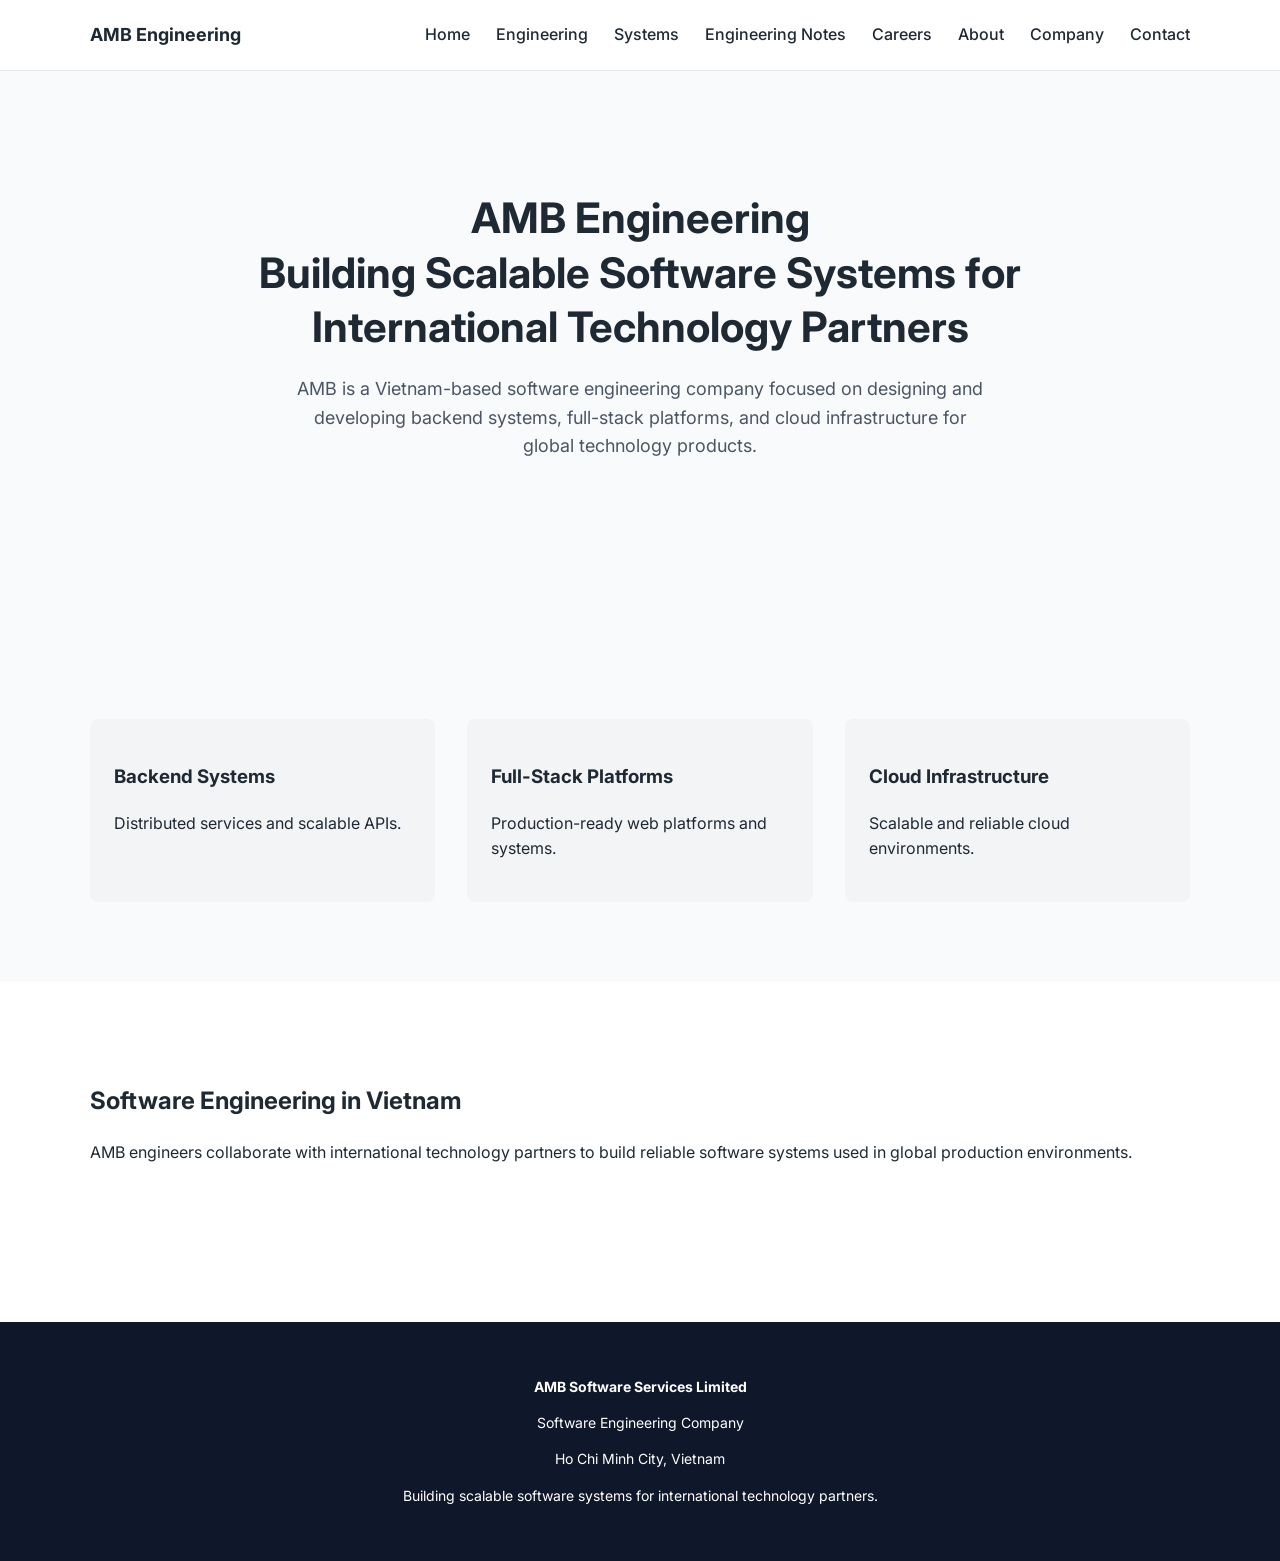
<file: index.html>
<!DOCTYPE html>
<html lang="en">
<head>
<meta charset="UTF-8">
<meta name="viewport" content="width=device-width, initial-scale=1">

<title>AMB Engineering | Software Engineering Company in Vietnam</title>

<meta name="description" content="AMB Engineering is a Vietnam-based software engineering company building scalable software systems for international technology partners.">

<link rel="stylesheet" href="styles.css">
<link href="https://fonts.googleapis.com/css2?family=Inter:wght@400;600;700&display=swap" rel="stylesheet">

</head>

<body>

<header>
<div class="container nav">
<div class="logo">AMB Engineering</div>
<nav>
<a href="index.html">Home</a>
<a href="engineering.html">Engineering</a>
<a href="systems.html">Systems</a>
<a href="tech.html">Engineering Notes</a>
<a href="careers.html">Careers</a>
<a href="about.html">About</a>
<a href="company.html">Company</a>
<a href="contact.html">Contact</a>
</nav>
</div>
</header>

<section class="hero">
<div class="container">

<h1>
AMB Engineering<br>
Building Scalable Software Systems for International Technology Partners
</h1>

<p>
AMB is a Vietnam-based software engineering company focused on designing and developing backend systems, full-stack platforms, and cloud infrastructure for global technology products.
</p>

</div>
</section>

<section class="section gray">
<div class="container grid">

<div class="card">
<h3>Backend Systems</h3>
<p>Distributed services and scalable APIs.</p>
</div>

<div class="card">
<h3>Full-Stack Platforms</h3>
<p>Production-ready web platforms and systems.</p>
</div>

<div class="card">
<h3>Cloud Infrastructure</h3>
<p>Scalable and reliable cloud environments.</p>
</div>

</div>
</section>

<section class="section">
<div class="container">

<h2>Software Engineering in Vietnam</h2>

<p>
AMB engineers collaborate with international technology partners to build reliable software systems used in global production environments.
</p>

</div>
</section>

<footer>
<div class="container">

<p><strong>AMB Software Services Limited</strong></p>
<p>Software Engineering Company</p>
<p>Ho Chi Minh City, Vietnam</p>
<p>Building scalable software systems for international technology partners.</p>

</div>
</footer>

</body>
</html>
</file>
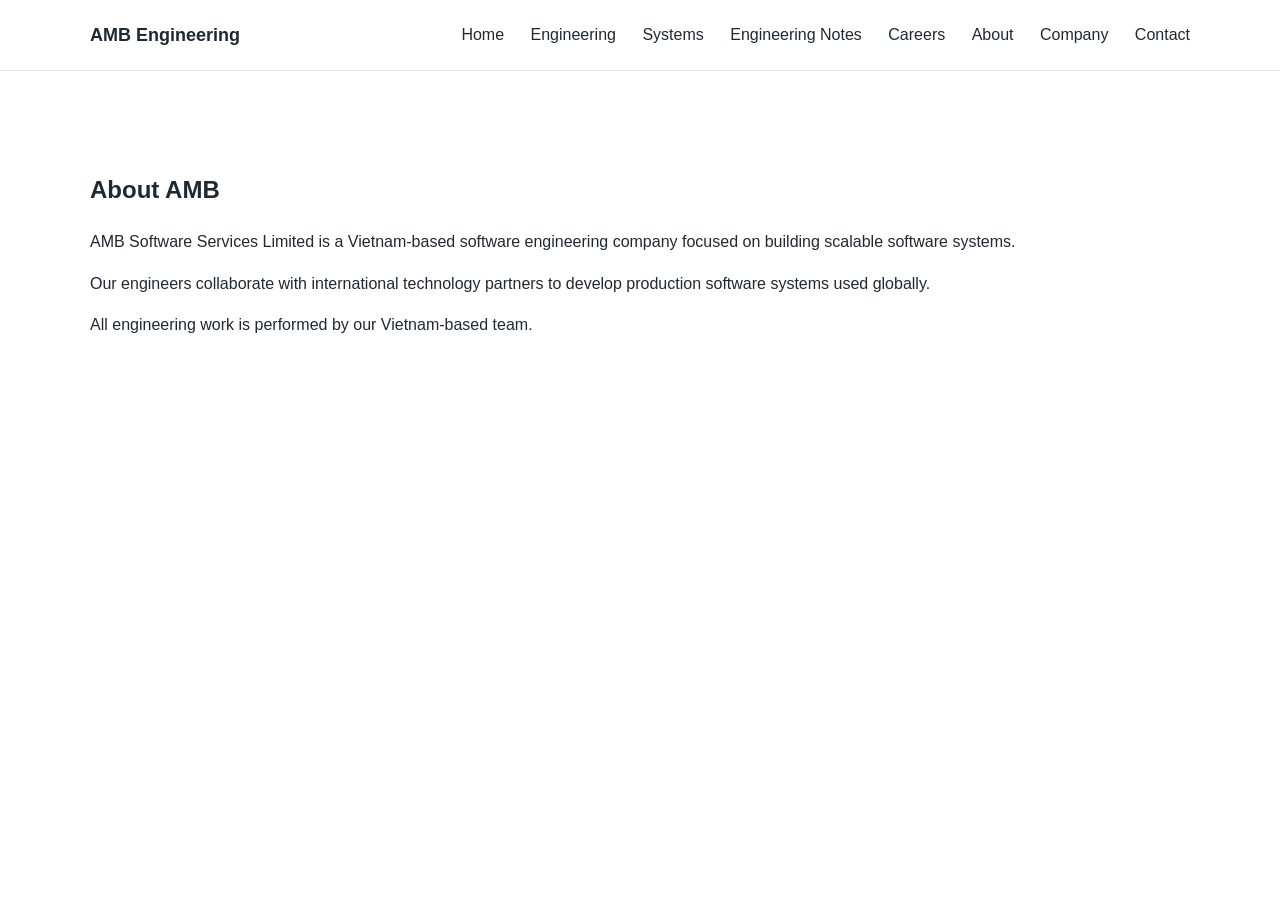
<file: about.html>
<!DOCTYPE html>
<html lang="en">
<head>
<meta charset="UTF-8">
<meta name="viewport" content="width=device-width, initial-scale=1">
<title>About | AMB</title>
<link rel="stylesheet" href="styles.css">
</head>

<body>

<header>
<div class="container nav">
<div class="logo">AMB Engineering</div>
<nav>
<a href="index.html">Home</a>
<a href="engineering.html">Engineering</a>
<a href="systems.html">Systems</a>
<a href="tech.html">Engineering Notes</a>
<a href="careers.html">Careers</a>
<a href="about.html">About</a>
<a href="company.html">Company</a>
<a href="contact.html">Contact</a>
</nav>
</div>
</header>

<section class="section">
<div class="container">

<h1>About AMB</h1>

<p>
AMB Software Services Limited is a Vietnam-based software engineering company focused on building scalable software systems.
</p>

<p>
Our engineers collaborate with international technology partners to develop production software systems used globally.
</p>

<p>
All engineering work is performed by our Vietnam-based team.
</p>

</div>
</section>

</body>
</html>
</file>
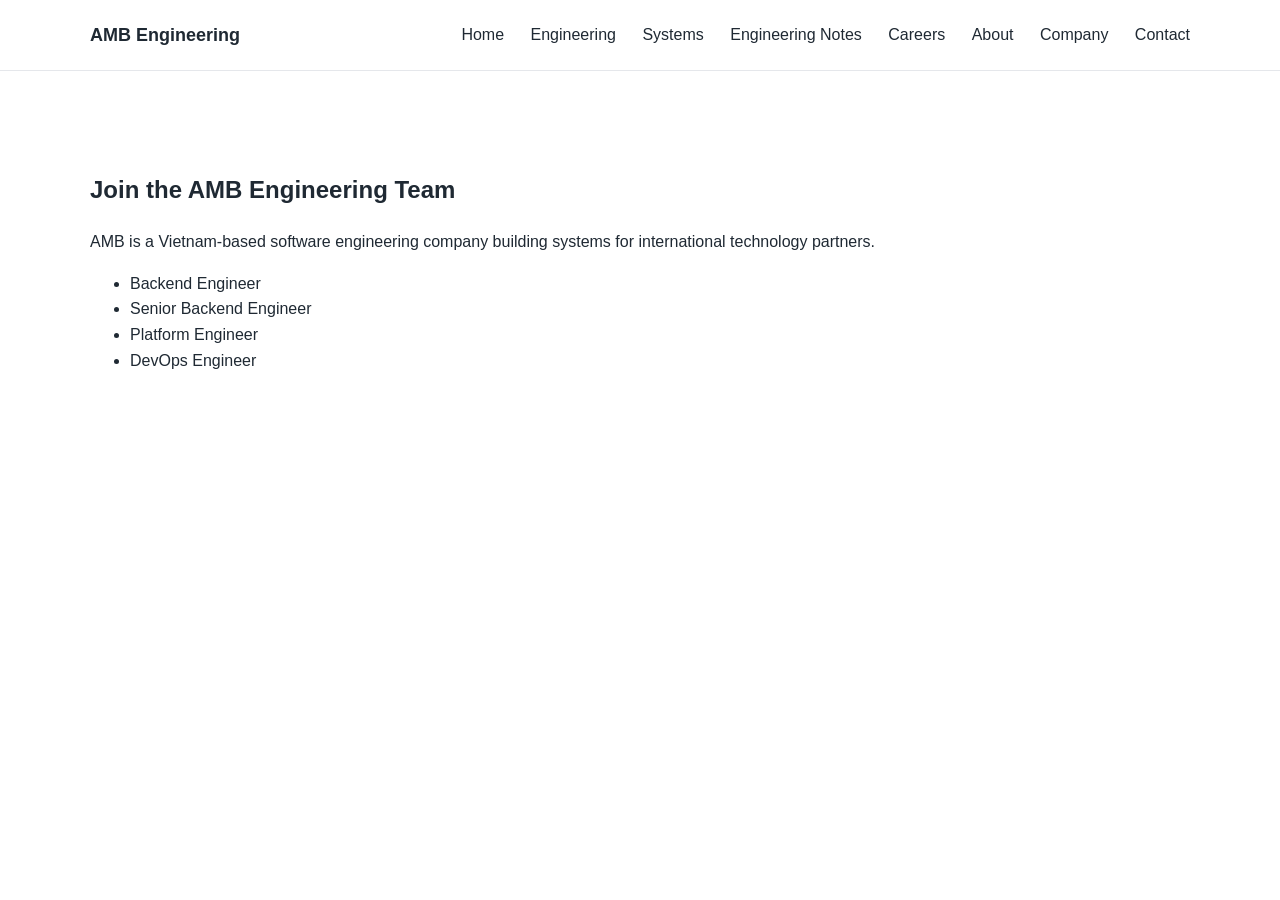
<file: careers.html>
<!DOCTYPE html>
<html lang="en">
<head>
<meta charset="UTF-8">
<meta name="viewport" content="width=device-width, initial-scale=1">
<title>Careers | AMB</title>
<link rel="stylesheet" href="styles.css">
</head>

<body>

<header>
<div class="container nav">
<div class="logo">AMB Engineering</div>
<nav>
<a href="index.html">Home</a>
<a href="engineering.html">Engineering</a>
<a href="systems.html">Systems</a>
<a href="tech.html">Engineering Notes</a>
<a href="careers.html">Careers</a>
<a href="about.html">About</a>
<a href="company.html">Company</a>
<a href="contact.html">Contact</a>
</nav>
</div>
</header>

<section class="section">
<div class="container">

<h1>Join the AMB Engineering Team</h1>

<p>
AMB is a Vietnam-based software engineering company building systems for international technology partners.
</p>

<ul>
<li>Backend Engineer</li>
<li>Senior Backend Engineer</li>
<li>Platform Engineer</li>
<li>DevOps Engineer</li>
</ul>

</div>
</section>

</body>
</html>
</file>
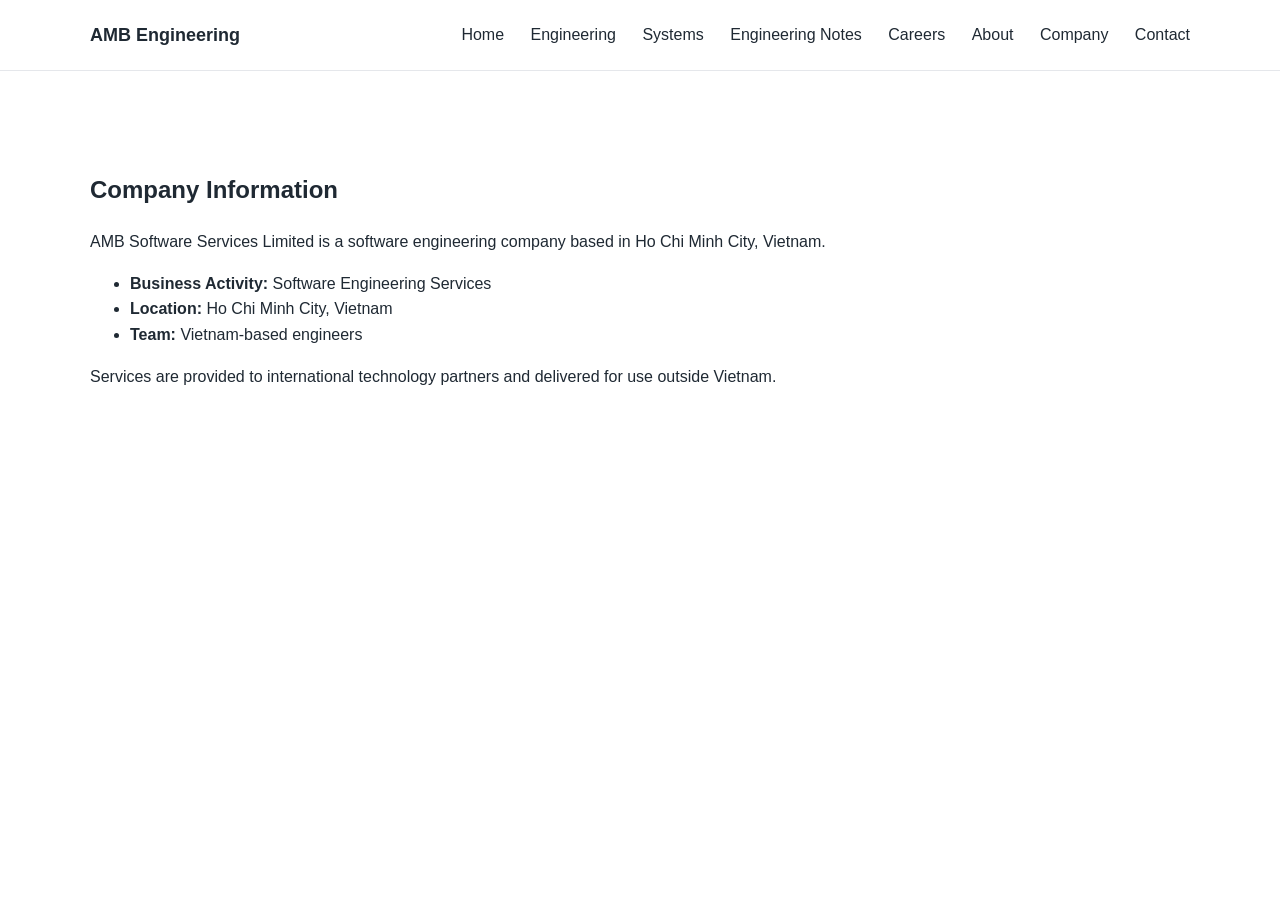
<file: company.html>
<!DOCTYPE html>
<html lang="en">
<head>
<meta charset="UTF-8">
<meta name="viewport" content="width=device-width, initial-scale=1">
<title>Company | AMB</title>
<link rel="stylesheet" href="styles.css">
</head>

<body>

<header>
<div class="container nav">
<div class="logo">AMB Engineering</div>
<nav>
<a href="index.html">Home</a>
<a href="engineering.html">Engineering</a>
<a href="systems.html">Systems</a>
<a href="tech.html">Engineering Notes</a>
<a href="careers.html">Careers</a>
<a href="about.html">About</a>
<a href="company.html">Company</a>
<a href="contact.html">Contact</a>
</nav>
</div>
</header>

<section class="section">
<div class="container">

<h1>Company Information</h1>

<p>
AMB Software Services Limited is a software engineering company based in Ho Chi Minh City, Vietnam.
</p>

<ul>
<li><strong>Business Activity:</strong> Software Engineering Services</li>
<li><strong>Location:</strong> Ho Chi Minh City, Vietnam</li>
<li><strong>Team:</strong> Vietnam-based engineers</li>
</ul>

<p>
Services are provided to international technology partners and delivered for use outside Vietnam.
</p>

</div>
</section>

</body>
</html>
</file>
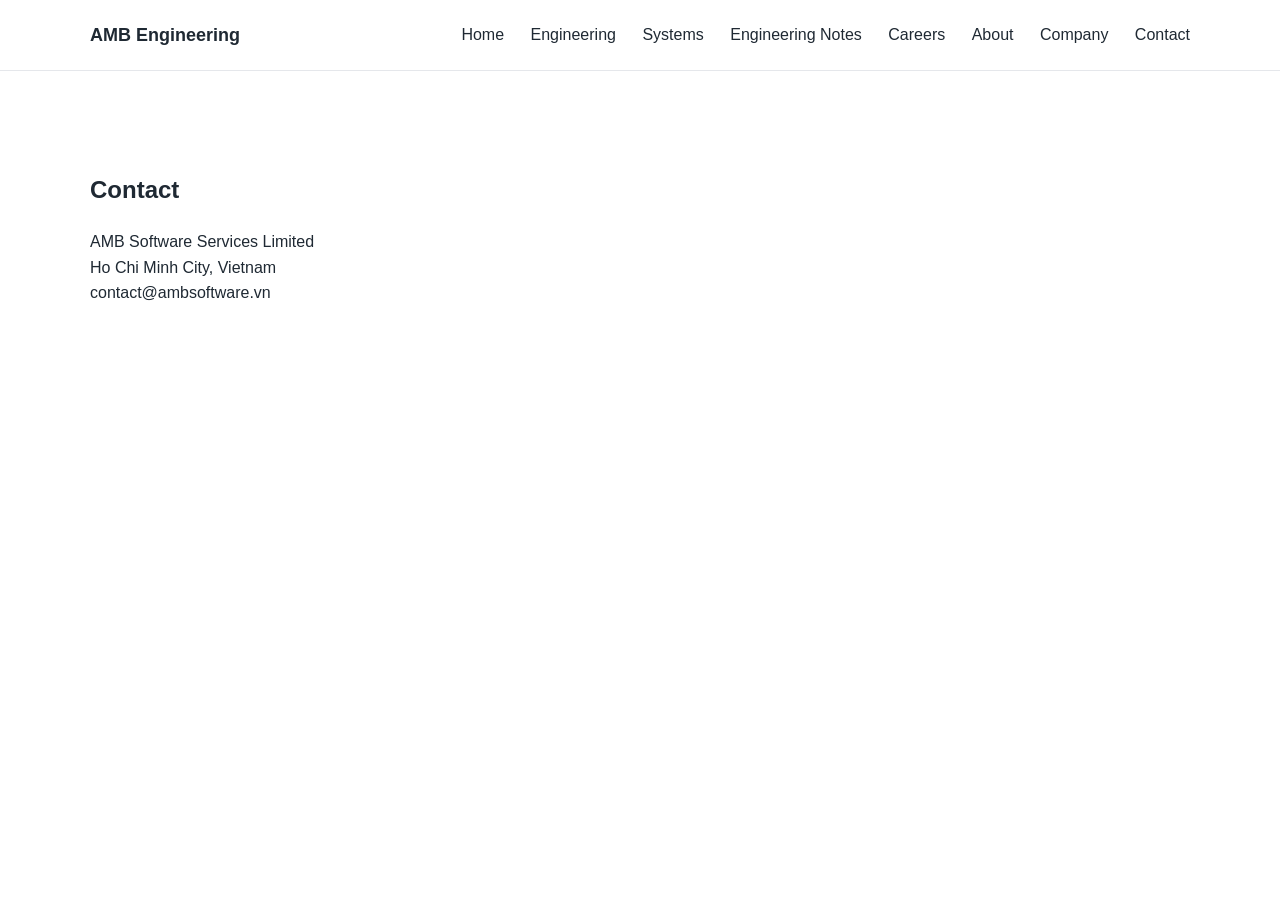
<file: contact.html>
<!DOCTYPE html>
<html lang="en">
<head>
<meta charset="UTF-8">
<meta name="viewport" content="width=device-width, initial-scale=1">
<title>Contact | AMB</title>
<link rel="stylesheet" href="styles.css">
</head>

<body>

<header>
<div class="container nav">
<div class="logo">AMB Engineering</div>
<nav>
<a href="index.html">Home</a>
<a href="engineering.html">Engineering</a>
<a href="systems.html">Systems</a>
<a href="tech.html">Engineering Notes</a>
<a href="careers.html">Careers</a>
<a href="about.html">About</a>
<a href="company.html">Company</a>
<a href="contact.html">Contact</a>
</nav>
</div>
</header>

<section class="section">
<div class="container">

<h1>Contact</h1>

<p>
AMB Software Services Limited<br>
Ho Chi Minh City, Vietnam<br>
contact@ambsoftware.vn
</p>

</div>
</section>

</body>
</html>
</file>
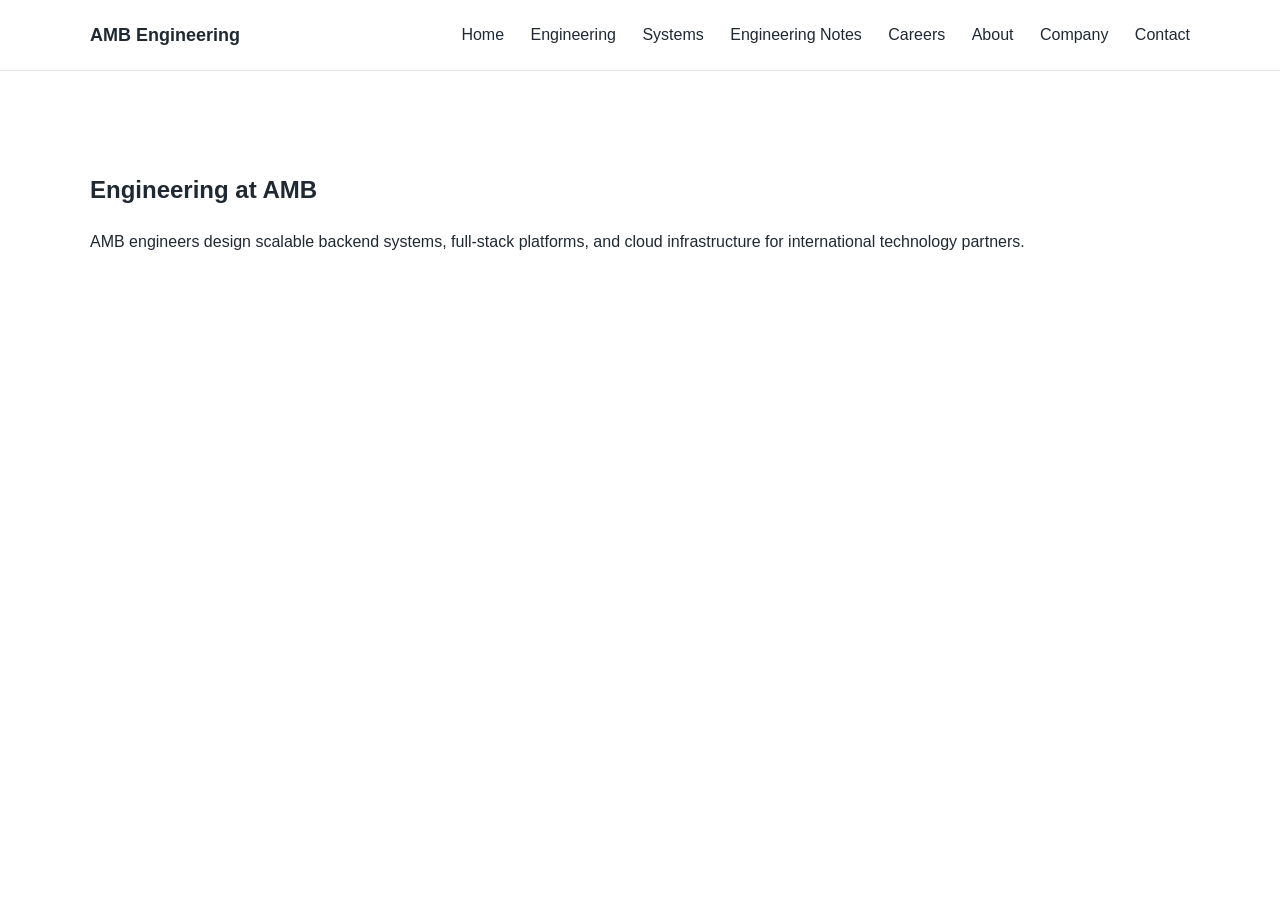
<file: engineering.html>
<!DOCTYPE html>
<html lang="en">
<head>
<meta charset="UTF-8">
<meta name="viewport" content="width=device-width, initial-scale=1">
<title>Engineering | AMB</title>
<link rel="stylesheet" href="styles.css">
</head>

<body>

<header>
<div class="container nav">
<div class="logo">AMB Engineering</div>
<nav>
<a href="index.html">Home</a>
<a href="engineering.html">Engineering</a>
<a href="systems.html">Systems</a>
<a href="tech.html">Engineering Notes</a>
<a href="careers.html">Careers</a>
<a href="about.html">About</a>
<a href="company.html">Company</a>
<a href="contact.html">Contact</a>
</nav>
</div>
</header>

<section class="section">
<div class="container">

<h1>Engineering at AMB</h1>

<p>
AMB engineers design scalable backend systems, full-stack platforms, and cloud infrastructure for international technology partners.
</p>

</div>
</section>

</body>
</html>
</file>
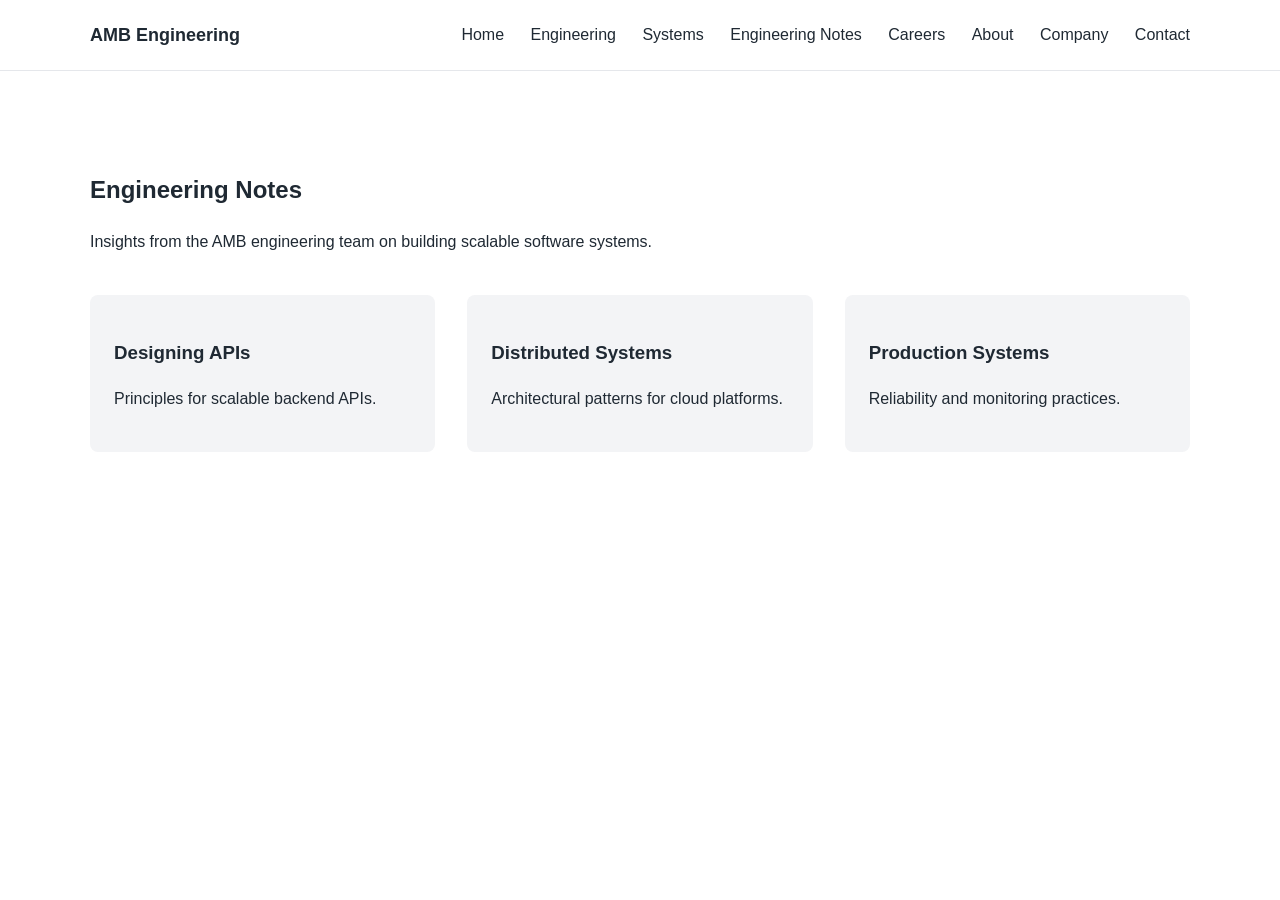
<file: tech.html>
<!DOCTYPE html>
<html lang="en">
<head>
<meta charset="UTF-8">
<meta name="viewport" content="width=device-width, initial-scale=1">
<title>Engineering Notes | AMB</title>
<link rel="stylesheet" href="styles.css">
</head>

<body>

<header>
<div class="container nav">
<div class="logo">AMB Engineering</div>
<nav>
<a href="index.html">Home</a>
<a href="engineering.html">Engineering</a>
<a href="systems.html">Systems</a>
<a href="tech.html">Engineering Notes</a>
<a href="careers.html">Careers</a>
<a href="about.html">About</a>
<a href="company.html">Company</a>
<a href="contact.html">Contact</a>
</nav>
</div>
</header>

<section class="section">
<div class="container">

<h1>Engineering Notes</h1>

<p>
Insights from the AMB engineering team on building scalable software systems.
</p>

<div class="grid">

<div class="card">
<h3>Designing APIs</h3>
<p>Principles for scalable backend APIs.</p>
</div>

<div class="card">
<h3>Distributed Systems</h3>
<p>Architectural patterns for cloud platforms.</p>
</div>

<div class="card">
<h3>Production Systems</h3>
<p>Reliability and monitoring practices.</p>
</div>

</div>

</div>
</section>

</body>
</html>
</file>
<file: styles.css>
style.css
*{box-sizing:border-box}

body{
font-family:'Inter',sans-serif;
margin:0;
color:#1F2933;
background:#FFFFFF;
line-height:1.6;
}

.container{
max-width:1100px;
margin:auto;
padding:0 24px;
}

header{
border-bottom:1px solid #e5e7eb;
background:#fff;
}

.nav{
display:flex;
justify-content:space-between;
align-items:center;
height:70px;
}

.logo{
font-weight:700;
font-size:18px;
}

nav a{
margin-left:22px;
text-decoration:none;
color:#1F2933;
font-weight:500;
}

nav a:hover{
color:#0F172A;
}

.hero{
padding:120px 0;
text-align:center;
background:#F8FAFC;
}

.hero h1{
font-size:42px;
line-height:1.3;
max-width:850px;
margin:auto;
}

.hero p{
margin-top:20px;
font-size:18px;
color:#4B5563;
max-width:700px;
margin-left:auto;
margin-right:auto;
}

.section{
padding:80px 0;
}

.gray{
background:#F9FAFB;
}

.grid{
display:grid;
grid-template-columns:repeat(auto-fit,minmax(260px,1fr));
gap:32px;
margin-top:40px;
}

.card{
background:#F3F4F6;
padding:24px;
border-radius:8px;
}

footer{
margin-top:60px;
padding:40px 0;
background:#0F172A;
color:white;
text-align:center;
font-size:14px;
}
</file>
